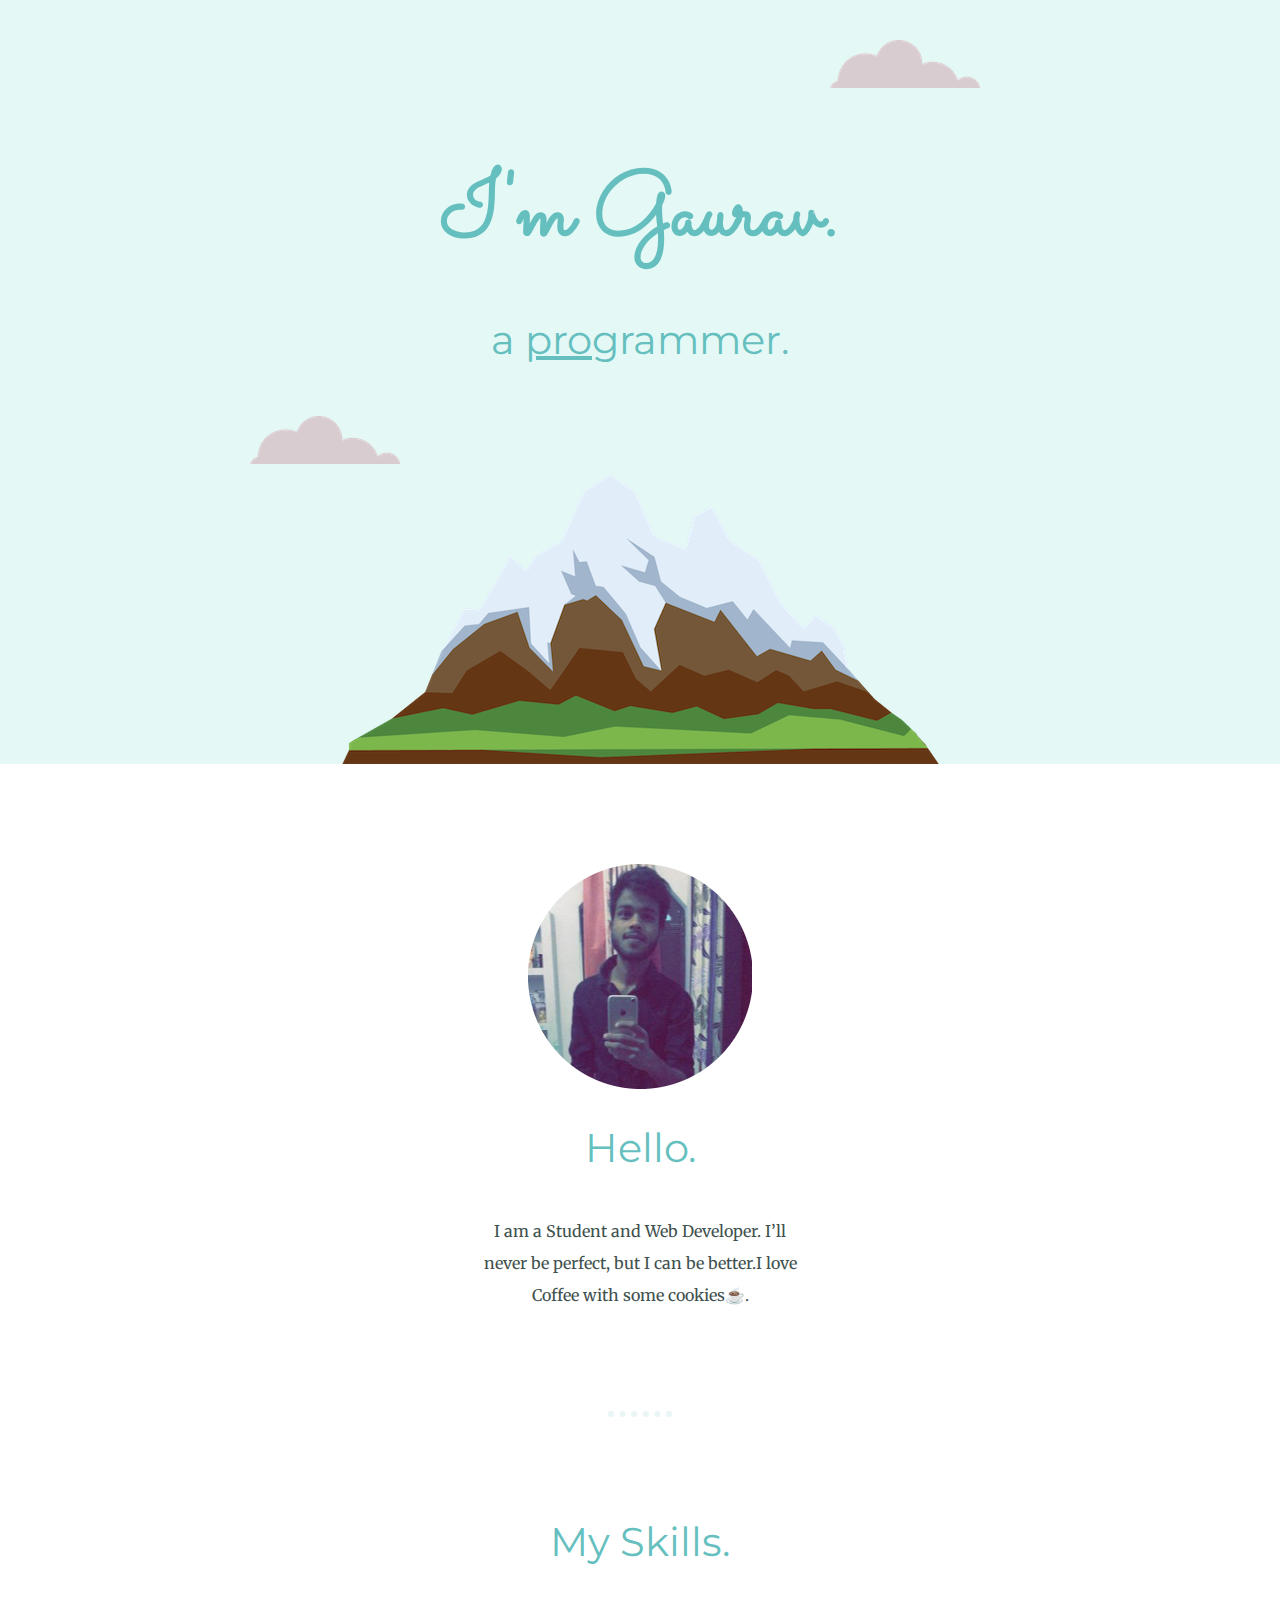
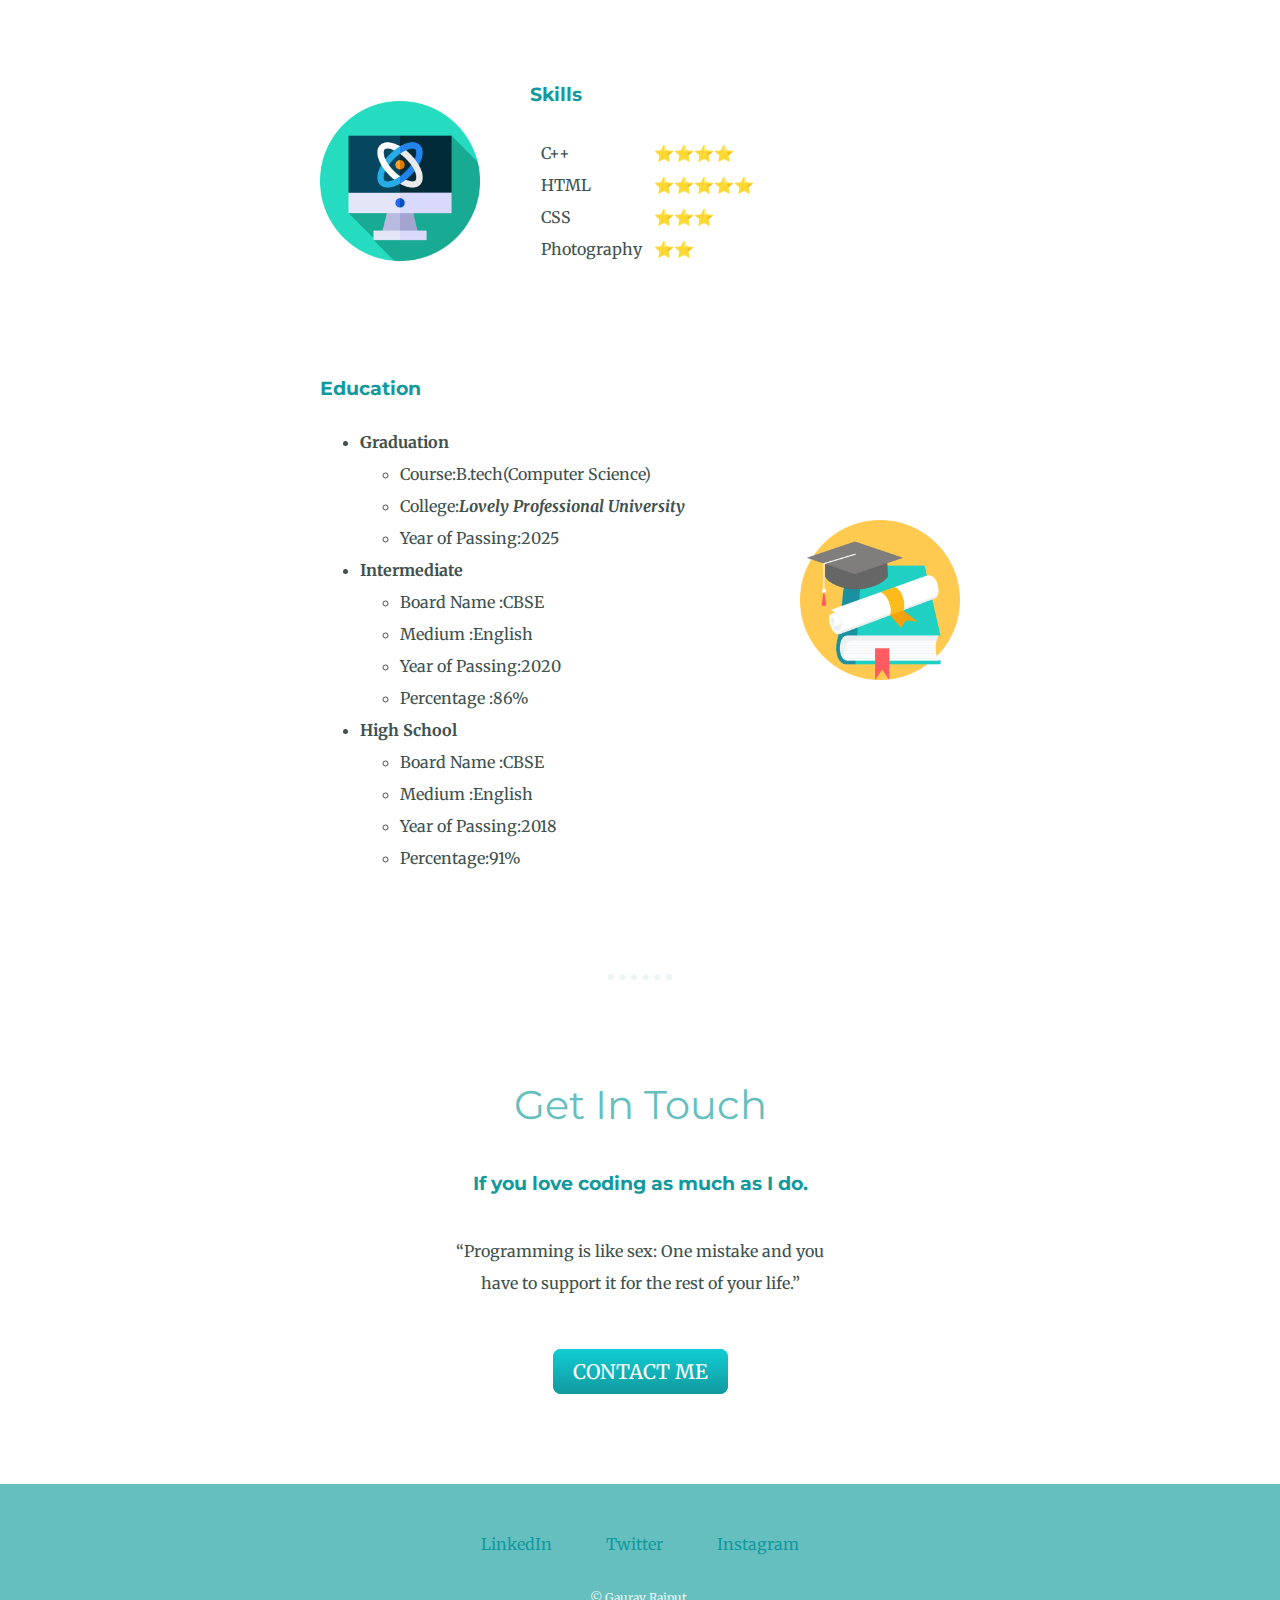
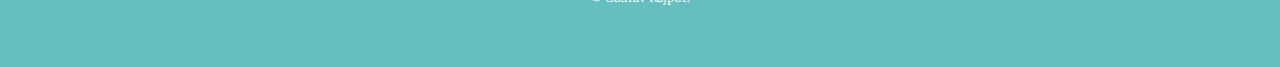
<file: index.html>
<html lang="en" dir="ltr">

<head>
  <meta charset="utf-8">
  <title>Gaurav Rajput</title>
  <link rel="stylesheet" href="styles.css">
  <link rel="stylesheet" href="styles.css">
  <link rel="icon" href="favicon.ico">
  <link rel="preconnect" href="https://fonts.googleapis.com">
  <link rel="preconnect" href="https://fonts.gstatic.com" crossorigin>
  <link href="https://fonts.googleapis.com/css2?family=Merriweather&family=Montserrat&family=Sacramento&display=swap" rel="stylesheet">
</head>

<body>
  <div class="top-container">
    <img class="top-cloud" src="cloud.png" alt="cloud-img">
    <h1>I'm Gaurav.</h1>
    <h2> a <span class="pro">pro</span>grammer.</h2>
    <img class="bottom-cloud" src="cloud.png" alt="cloud-img">
    <img src="mountain.png" alt="mountain-img">
  </div>
  <div class="middle-container">
    <div class="profile">
      <img src="gaurav-modified.png" alt="gaurav's-img">
      <h2>Hello.</h2>
      <p class="bio">I am a Student and Web Developer. I’ll never be perfect, but I can be better.I love Coffee with some cookies☕.</p>
    </div>
    <hr>
    <div class="skills">
      <h2>My Skills.</h2>
      <div class="skill-row">
        <img class="computer-img" src="quantum-computing.png" alt="computer-icon">
        <h3>Skills</h3>
        <table cellspacing="10">
          <tr>
            <td>C++</td>
            <td>⭐⭐⭐⭐</td>
          </tr>
          <tr>
            <td>HTML</td>
            <td>⭐⭐⭐⭐⭐</td>
          </tr>
          <tr>
            <td>CSS</td>
            <td>⭐⭐⭐</td>
          </tr>
          <tr>
            <td>Photography</td>
            <td>⭐⭐</td>
          </tr>
        </table>
      </div>
      <div class="skill-row">
        <img class="education-img" src="scholarship.png" alt="education-img">
        <h3>Education</h3>
        <ul>
          <li><strong>Graduation</strong></li>
          <ul>
            <li>Course:B.tech(Computer Science)</li>
            <li>College:<strong><em>Lovely Professional University</em></strong></li>
            <li>Year of Passing:2025</li>
          </ul>
          <li><strong>Intermediate</strong></li>
          <ul>
            <li>Board Name     :CBSE</li>
            <li>Medium         :English</li>
            <li>Year of Passing:2020</li>
            <li>Percentage     :86%</li>
          </ul>
          <li><strong>High School</strong></li>
          <ul>
            <li>Board Name   :CBSE</li>
            <li>Medium   :English</li>
            <li>Year of Passing:2018</li>
            <li>Percentage:91%</li>
          </ul>
        </ul>
      </div>
    </div>
    <hr>
    <div class="contact-me">
      <h2>Get In Touch</h2>
      <h3>If you love coding as much as I do.</h3>
      <p class="contact-message">“Programming is like sex: One mistake and you have to support it for the rest of your life.”</p>
      <a class="btn" href="contact-me.html">CONTACT ME</a>
    </div>
  </div>


  <div class="bottom-container">
    <a class="footer-link" href="https://www.linkedin.com/in/gaurav-rajput-5236b6220/">LinkedIn</a>
    <a class="footer-link" href="https://twitter.com/GauravR73998456">Twitter</a>
    <a class="footer-link" href="https://www.instagram.com/no__o_n_e__cares">Instagram</a>
    <p class="copyright"> © Gaurav Rajput.</p>
  </div>
</body>

</html>
</file>
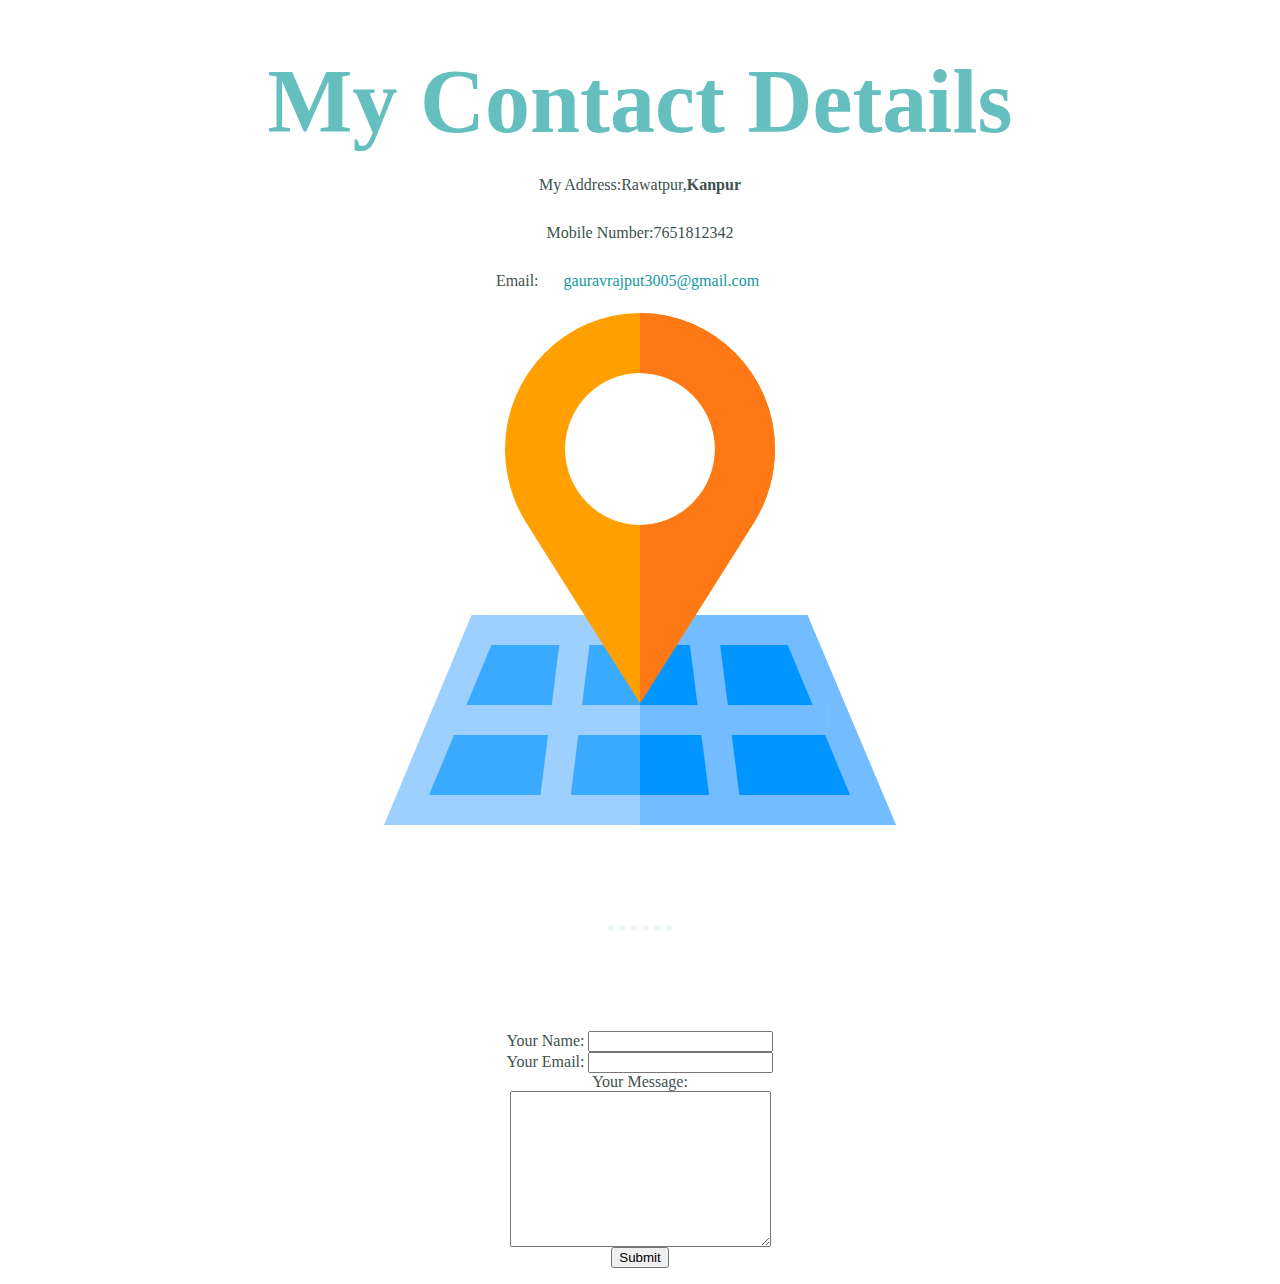
<file: contact-me.html>
<html lang="en" dir="ltr">
  <head>
    <meta charset="utf-8">
    <title>Contact Me</title>
  <link rel="stylesheet" href="styles.css">

  </head>
  <body>
    <h1>My Contact Details</h1>
    <p>My Address:Rawatpur,<strong>Kanpur</strong></p>
    <p>Mobile  Number:7651812342</p>
    <p>Email:<a class="contact-mail" href="https://mail.google.com/mail/u/0/#inbox">gauravrajput3005@gmail.com</a></p>
    <img src="map.png" alt="address-img">
    <hr>

    <form action="mailto:gauravrajput3005@gmail.com" method="post" enctype="text/plain">
      <label>Your Name:</label>
      <input type="text" name="yourName" value=""><br>
      <label>Your Email:</label>
      <input type="email" name="yourEmail" value=""><br>
      <label>Your Message:</label><br>
      <textarea name="yourMessage" rows="10" cols="30"></textarea><br>
      <input type="Submit" name="">

    </form>

  </body>
</html>
</file>
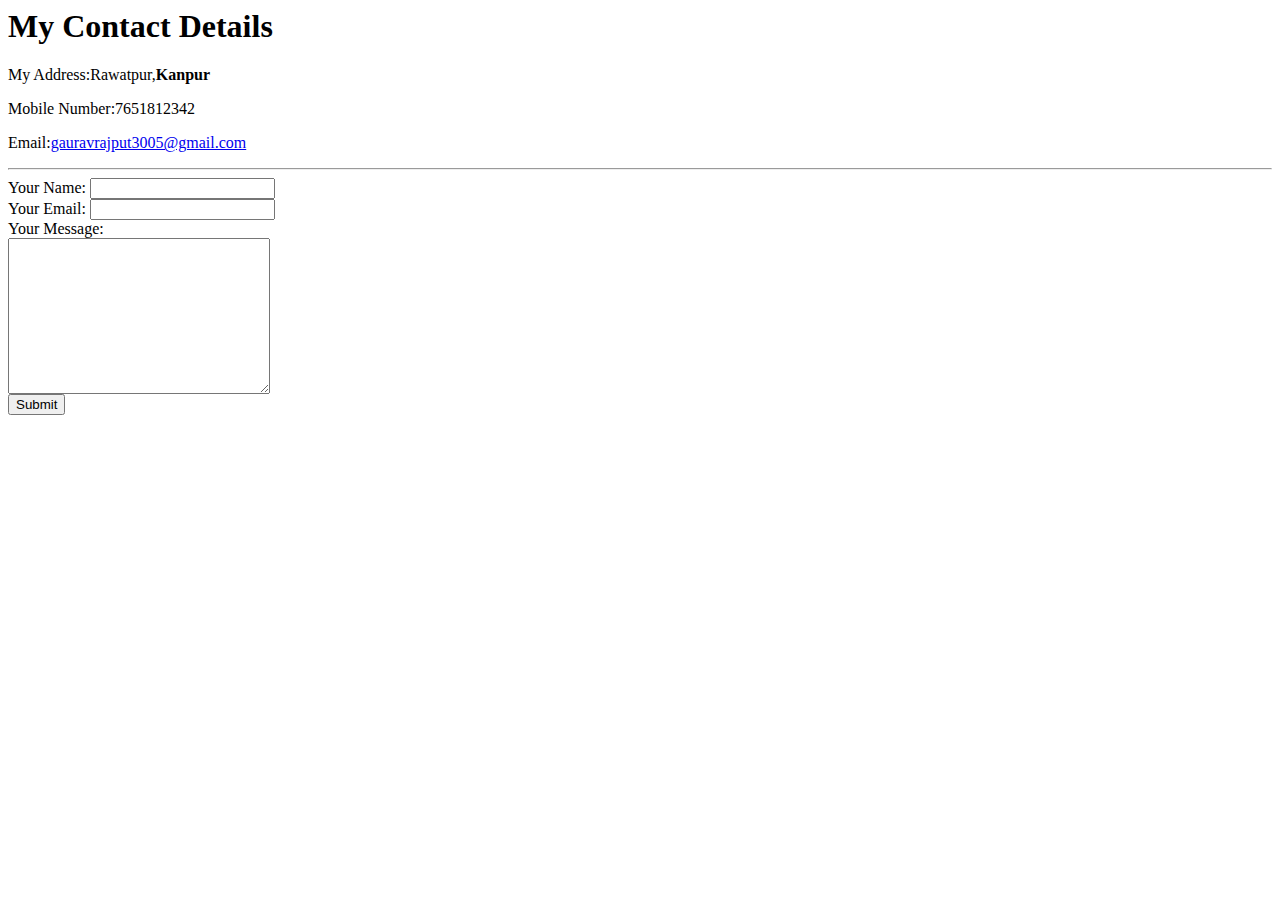
<file: CSS - My Site Images/contact-me.html>
<html lang="en" dir="ltr">
  <head>
    <meta charset="utf-8">
    <title>Contact Me</title>
  <link rel="stylesheet" href="D:\Web DEvelopment\CSS-My Site\css\styles.css">

  </head>
  <body>
    <h1>My Contact Details</h1>
    <p>My Address:Rawatpur,<strong>Kanpur</strong></p>
    <p>Mobile  Number:7651812342</p>
    <p>Email:<a href="https://mail.google.com/mail/u/0/#inbox">gauravrajput3005@gmail.com</a></p>
    <hr>

    <form action="mailto:gauravrajput3005@gmail.com" method="post" enctype="text/plain">
      <label>Your Name:</label>
      <input type="text" name="yourName" value=""><br>
      <label>Your Email:</label>
      <input type="email" name="yourEmail" value=""><br>
      <label>Your Message:</label><br>
      <textarea name="yourMessage" rows="10" cols="30"></textarea><br>
      <input type="Submit" name="">

    </form>

  </body>
</html>
</file>
<file: styles.css>
body{
  color: #40514E;
  margin: 0;
  text-align: center;
  font-family: 'Merriweather', serif;
  
}

h1{
  color: #66BFBF;
  font-size: 5.625rem;
  margin: 50px auto 0 auto;
  font-family: 'Sacramento', cursive;
}
h2{
  color: #66BFBF;
  font-family: 'Montserrat', sans-serif;
  font-size: 2.5rem;
  font-weight: normal;
  padding-bottom: 10px;

}
h3{
  color: #11999E;
  font-family: 'Montserrat', sans-serif;
}

hr{
  border: dotted #EAF6F6 6px;
  border-bottom: none;
  width: 4%;
  margin: 100px auto;
}

div{

  background-color: white;
}

.top-container{
  background-color: #E4F9F5;
  position: relative;
  padding-top: 100px
}

.middle-container{
  margin: 100px 0;

}

.bottom-container{
  background-color: #66BFBF;
  padding: 50px 0 25px;

}

a{
  color:#11999E;
  font-family: 'Merriweather', serif;
  margin: 10px 25px;
  text-decoration: none;
}

a:hover{
  color:#EAF6F6;
}
.contact-mail:hover{
  color:#66BFBF
}
  
.bio{
  line-height: 2;
  width: 25%;
  margin: auto;
}

.contact-message{
  width: 30%;
  margin: 40px auto 60px;
}

.copyright{
  color:#EAF6F6;
  font-size:0.75rem;
  padding: 20px 0;
}

p{
  line-height: 2;
}

.skill-row{
  width: 50%;
  margin: 100px auto 100px auto;
  text-align: left;
  line-height: 2;
}

.pro{
  text-decoration: underline;
}

.top-cloud{
  position: absolute;
  right: 300px;
  top: 40px;
}

.bottom-cloud{
  position: absolute;
  left: 250px;
  bottom: 300px;
}

.education-img{
  width: 25%;
  float: right;
  margin-left: 30px;
  margin-top: 150px;
}

.computer-img{
  float: left;
  width: 25%;
  margin-right: 50px;
  margin-top: 25px;
}

.btn {
  background: #11CDD4;
  background-image: -webkit-linear-gradient(top, #11CDD4, #11999E);
  background-image: -moz-linear-gradient(top, #11CDD4, #11999E);
  background-image: -ms-linear-gradient(top, #11CDD4, #11999E);
  background-image: -o-linear-gradient(top, #11CDD4, #11999E);
  background-image: linear-gradient(to bottom, #11CDD4, #11999E);
  -webkit-border-radius: 8;
  -moz-border-radius: 8;
  border-radius: 8px;
  font-family: 'Merriweather', serif;
  color: #ffffff;
  font-size: 20px;
  padding: 10px 20px 10px 20px;
  text-decoration: none;
}

.btn:hover {
  background: #30E3CB;
  background-image: -webkit-linear-gradient(top, #30E3CB, #2BC4AD);
  background-image: -moz-linear-gradient(top, #30E3CB, #2BC4AD);
  background-image: -ms-linear-gradient(top, #30E3CB, #2BC4AD);
  background-image: -o-linear-gradient(top, #30E3CB, #2BC4AD);
  background-image: linear-gradient(to bottom, #30E3CB, #2BC4AD);
  text-decoration: none;
}
</file>
